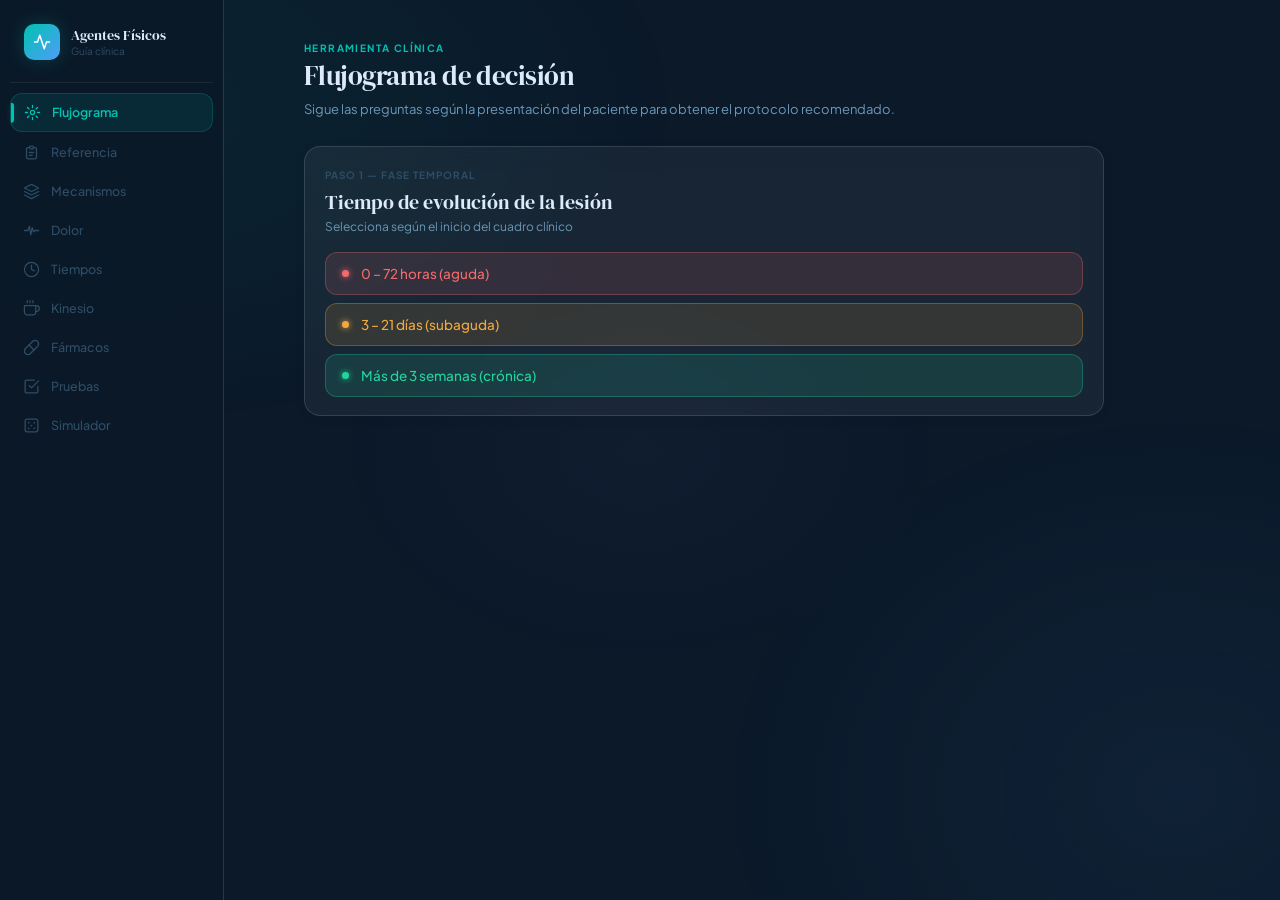
<file: index.html>
<!DOCTYPE html>
<html lang="es">
<head>
<meta charset="UTF-8">
<meta name="viewport" content="width=device-width, initial-scale=1.0, maximum-scale=1.0">
<meta name="apple-mobile-web-app-capable" content="yes">
<meta name="apple-mobile-web-app-status-bar-style" content="black-translucent">
<title>Agentes Físicos — Guía Clínica</title>
<style>
@import url('https://fonts.googleapis.com/css2?family=Plus+Jakarta+Sans:ital,wght@0,300;0,400;0,500;0,600;0,700;1,400&family=DM+Serif+Display:ital@0;1&display=swap');

/* ─── VARIABLES ──────────────────────────────────────────────── */
:root {
  --bg:       #0b1929;
  --bg2:      #0d1f36;
  --surface:  rgba(255,255,255,0.055);
  --surface2: rgba(255,255,255,0.085);
  --surface3: rgba(255,255,255,0.12);
  --glass:    rgba(13,31,54,0.65);
  --border:   rgba(255,255,255,0.07);
  --border2:  rgba(255,255,255,0.13);

  --text:  #ddeaf8;
  --text2: #6b98b8;
  --text3: #2e4d66;

  --accent:       #00c2b2;
  --accent2:      #4f9ef7;
  --accent-glow:  rgba(0,194,178,0.22);
  --accent2-glow: rgba(79,158,247,0.15);

  --red:    #f06b6b; --red-bg:    rgba(240,107,107,0.13); --red-border:    rgba(240,107,107,0.3);
  --amber:  #f0a840; --amber-bg:  rgba(240,168,64,0.13);  --amber-border:  rgba(240,168,64,0.3);
  --green:  #22d49e; --green-bg:  rgba(34,212,158,0.13);  --green-border:  rgba(34,212,158,0.3);
  --blue:   #4f9ef7; --blue-bg:   rgba(79,158,247,0.13);  --blue-border:   rgba(79,158,247,0.3);
  --purple: #a78bfa; --purple-bg: rgba(167,139,250,0.13); --purple-border: rgba(167,139,250,0.3);
  --teal:   #00c2b2; --teal-bg:   rgba(0,194,178,0.13);   --teal-border:   rgba(0,194,178,0.3);
  --coral:  #fb8c6a; --coral-bg:  rgba(251,140,106,0.13); --coral-border:  rgba(251,140,106,0.3);
  --pink:   #f472b6; --pink-bg:   rgba(244,114,182,0.13); --pink-border:   rgba(244,114,182,0.3);
  --gray:   #6b98b8; --gray-bg:   rgba(107,152,184,0.10); --gray-border:   rgba(107,152,184,0.22);
  --gold:   #c9920a; --gold-bg:   rgba(201,146,10,0.13);   --gold-border:   rgba(201,146,10,0.3);
  --indigo: #818cf8; --indigo-bg: rgba(129,140,248,0.13);  --indigo-border: rgba(129,140,248,0.3);
  --orange: #fb923c; --orange-bg: rgba(251,146,60,0.13);   --orange-border: rgba(251,146,60,0.3);
  --lime:   #84cc16; --lime-bg:   rgba(132,204,22,0.13);   --lime-border:   rgba(132,204,22,0.3);

  --sidebar-w: 224px;
  --radius-lg: 16px;
  --radius-md: 12px;
  --radius-sm: 8px;
}

/* ─── RESET ──────────────────────────────────────────────────── */
* { box-sizing: border-box; margin: 0; padding: 0; -webkit-tap-highlight-color: transparent; }

html, body {
  background: var(--bg);
  color: var(--text);
  font-family: 'Plus Jakarta Sans', sans-serif;
  font-size: 14.5px;
  min-height: 100vh;
  overscroll-behavior: none;
}

/* Fondo con orbs de color */
body::before {
  content: '';
  position: fixed; inset: 0;
  background:
    radial-gradient(ellipse 70% 55% at 8% 12%, rgba(0,194,178,0.065) 0%, transparent 65%),
    radial-gradient(ellipse 55% 65% at 92% 88%, rgba(79,158,247,0.065) 0%, transparent 65%),
    radial-gradient(ellipse 40% 40% at 50% 50%, rgba(167,139,250,0.03) 0%, transparent 60%);
  pointer-events: none;
  z-index: 0;
}

/* ─── HEADER (solo mobile) ───────────────────────────────────── */
.app-header {
  position: sticky; top: 0; z-index: 90;
  background: rgba(11,25,41,0.88);
  backdrop-filter: blur(18px);
  -webkit-backdrop-filter: blur(18px);
  border-bottom: 1px solid var(--border2);
  padding: 0 18px;
  display: flex; align-items: center; gap: 12px;
  height: 52px;
}
.header-icon {
  width: 30px; height: 30px;
  background: linear-gradient(135deg, var(--accent), var(--accent2));
  border-radius: var(--radius-sm);
  display: flex; align-items: center; justify-content: center;
  flex-shrink: 0;
  box-shadow: 0 0 14px var(--accent-glow);
}
.header-icon svg { width:16px; height:16px; stroke:#fff; fill:none; stroke-width:2.2; stroke-linecap:round; stroke-linejoin:round; }
.header-title { font-family: 'DM Serif Display', serif; font-size: 16px; color: var(--text); letter-spacing:-.01em; }
.header-sub { font-size: 10px; color: var(--text3); margin-top: 1px; }
.header-tabs { display: none; }

/* botón hamburguesa */
.menu-toggle {
  margin-left: auto;
  background: none; border: none; cursor: pointer;
  color: var(--text2); padding: 4px;
  display: flex; align-items: center; justify-content: center;
}
.menu-toggle svg { width: 22px; height: 22px; stroke: currentColor; fill: none; stroke-width: 2; stroke-linecap: round; }

/* overlay para cerrar sidebar en mobile */
.sidebar-overlay {
  display: none;
  position: fixed; inset: 0;
  background: rgba(0,0,0,0.5);
  z-index: 98;
  backdrop-filter: blur(2px);
  -webkit-backdrop-filter: blur(2px);
}

/* ─── LAYOUT PRINCIPAL ────────────────────────────────────────── */
.main {
  position: relative; z-index: 1;
  max-width: 720px; margin: 0 auto;
  padding: 28px 16px 32px;
}

/* ─── ANIMACIÓN DE PÁGINAS ────────────────────────────────────── */
.page { display: none; animation: fadeIn .22s ease; }
.page.active { display: block; }
@keyframes fadeIn { from { opacity:0; transform:translateY(7px); } to { opacity:1; transform:translateY(0); } }

/* ─── CABECERAS DE SECCIÓN ────────────────────────────────────── */
.section-eyebrow {
  font-size: 10px; font-weight: 700; letter-spacing: .14em;
  text-transform: uppercase; color: var(--accent); margin-bottom: 6px;
}
.section-title {
  font-family: 'DM Serif Display', serif;
  font-size: 27px; color: var(--text); margin-bottom: 8px;
  line-height: 1.15; letter-spacing: -.02em;
}
.section-sub {
  font-size: 13px; color: var(--text2); line-height: 1.65; margin-bottom: 26px;
}

/* ─── SIDEBAR BRAND ───────────────────────────────────────────── */
.sidebar-brand {
  display: flex; align-items: center; gap: 11px;
  padding: 0 14px 22px;
  margin-bottom: 8px;
  border-bottom: 1px solid var(--border);
}
.sidebar-logo {
  width: 36px; height: 36px;
  background: linear-gradient(135deg, var(--accent), var(--accent2));
  border-radius: 10px;
  display: flex; align-items: center; justify-content: center;
  flex-shrink: 0;
  box-shadow: 0 0 18px var(--accent-glow);
}
.sidebar-logo svg { width:18px; height:18px; stroke:#fff; fill:none; stroke-width:2; stroke-linecap:round; stroke-linejoin:round; }
.sidebar-app-name { font-family: 'DM Serif Display', serif; font-size: 14px; color: var(--text); line-height: 1.25; }
.sidebar-app-sub { font-size: 10px; color: var(--text3); margin-top: 1px; }

/* ─── SIDEBAR (todas las pantallas) ──────────────────────────── */
.bottom-nav {
  position: fixed;
  left: 0; top: 0; bottom: 0; right: auto;
  width: var(--sidebar-w);
  flex-direction: column;
  justify-content: flex-start;
  align-items: stretch;
  padding: 24px 10px 24px;
  border-top: none;
  border-right: 1px solid var(--border2);
  background: rgba(11,25,41,0.97);
  backdrop-filter: blur(20px);
  -webkit-backdrop-filter: blur(20px);
  overflow-y: auto; overflow-x: visible;
  gap: 2px;
  z-index: 99;
  display: flex;
  transition: transform .25s cubic-bezier(.4,0,.2,1);
}

/* mobile: sidebar oculto por defecto, se desliza */
@media (max-width: 768px) {
  .bottom-nav {
    transform: translateX(-100%);
    box-shadow: 4px 0 24px rgba(0,0,0,0.4);
  }
  .bottom-nav.open {
    transform: translateX(0);
  }
  .sidebar-overlay.open {
    display: block;
  }
  .main {
    margin-left: 0;
    padding: 20px 16px 32px;
  }
}

.bottom-nav::-webkit-scrollbar { display: none; }

.nav-item {
  display: flex;
  flex-direction: row; justify-content: flex-start;
  gap: 11px; padding: 10px 13px;
  border-radius: var(--radius-md);
  cursor: pointer;
  min-width: unset; flex: none; width: 100%;
  position: relative;
  transition: background .15s, color .15s;
}
.nav-item:hover { background: var(--surface2); }
.nav-item.active { background: rgba(0,194,178,0.1); border: 1px solid rgba(0,194,178,0.2); }
.nav-item.active .nav-icon { color: var(--accent); }
.nav-item.active .nav-label { color: var(--accent); font-weight: 600; }
.nav-item.active::after { display: none; }
.nav-item.active::before {
  content: '';
  position: absolute; left: 0; top: 50%; transform: translateY(-50%);
  width: 3px; height: 55%;
  background: var(--accent);
  border-radius: 0 3px 3px 0;
  box-shadow: 0 0 6px var(--accent-glow);
}
.nav-icon { color: var(--text3); line-height: 0; transition: color .15s; }
.nav-icon svg { width: 17px; height: 17px; stroke: currentColor; fill: none; stroke-width: 1.8; stroke-linecap: round; stroke-linejoin: round; }
.nav-label { font-size: 12.5px; font-weight: 500; color: var(--text3); transition: color .15s; letter-spacing: 0; }

/* ─── DESKTOP: sidebar siempre visible ───────────────────────── */
@media (min-width: 769px) {
  .app-header { display: none; }
  .sidebar-brand { display: flex; }

  .main {
    margin-left: var(--sidebar-w);
    max-width: 960px;
    width: calc(100% - var(--sidebar-w));
    padding: 38px 52px 60px;
  }
}
@media (min-width: 1200px) {
  .main { padding: 42px 80px 60px; }
}

/* ─── FLUJOGRAMA ──────────────────────────────────────────────── */
.question-card {
  background: var(--surface);
  backdrop-filter: blur(12px); -webkit-backdrop-filter: blur(12px);
  border: 1px solid var(--border2);
  border-radius: var(--radius-lg);
  padding: 22px 20px 18px;
  margin-bottom: 14px;
  box-shadow: 0 2px 12px rgba(0,0,0,0.06);
}
.q-step { font-size: 10px; font-weight: 700; letter-spacing: .1em; text-transform: uppercase; color: var(--text3); margin-bottom: 8px; }
.q-title { font-family: 'DM Serif Display', serif; font-size: 20px; color: var(--text); margin-bottom: 4px; line-height: 1.3; }
.q-hint { font-size: 12px; color: var(--text2); margin-bottom: 18px; }
.opt-grid { display: flex; flex-direction: column; gap: 8px; }
.opt-btn {
  display: flex; align-items: center; gap: 12px;
  padding: 12px 16px; border-radius: var(--radius-md);
  border: 1px solid; cursor: pointer; text-align: left;
  font-family: 'Plus Jakarta Sans', sans-serif; font-size: 13.5px; font-weight: 500;
  transition: transform .12s, opacity .12s, box-shadow .12s;
  width: 100%;
}
.opt-btn:hover { transform: translateX(3px); }
.opt-btn:active { transform: scale(.98); opacity: .85; }
.opt-dot { width: 7px; height: 7px; border-radius: 50%; flex-shrink: 0; }

.opt-red    { background: var(--red-bg);    border-color: var(--red-border);    color: var(--red); }
.opt-red .opt-dot    { background: var(--red); box-shadow: 0 0 6px var(--red); }
.opt-amber  { background: var(--amber-bg);  border-color: var(--amber-border);  color: var(--amber); }
.opt-amber .opt-dot  { background: var(--amber); box-shadow: 0 0 6px var(--amber); }
.opt-green  { background: var(--green-bg);  border-color: var(--green-border);  color: var(--green); }
.opt-green .opt-dot  { background: var(--green); box-shadow: 0 0 6px var(--green); }
.opt-blue   { background: var(--blue-bg);   border-color: var(--blue-border);   color: var(--blue); }
.opt-blue .opt-dot   { background: var(--blue); box-shadow: 0 0 6px var(--blue); }
.opt-purple { background: var(--purple-bg); border-color: var(--purple-border); color: var(--purple); }
.opt-purple .opt-dot { background: var(--purple); box-shadow: 0 0 6px var(--purple); }
.opt-gray   { background: var(--gray-bg);   border-color: var(--gray-border);   color: var(--text2); }
.opt-gray .opt-dot   { background: var(--gray); }

/* breadcrumb */
.breadcrumb { display: flex; flex-wrap: wrap; gap: 4px; align-items: center; margin-bottom: 14px; }
.bc-item { font-size: 11px; color: var(--text3); }
.bc-sep { font-size: 10px; color: var(--text3); margin: 0 2px; }
.bc-current { font-size: 11px; color: var(--text2); font-weight: 600; }

/* resultado — fase pill */
.phase-pill {
  display: inline-flex; align-items: center; gap: 7px;
  padding: 5px 13px; border-radius: 20px; font-size: 12px; font-weight: 600;
  margin-bottom: 18px; border: 1px solid; letter-spacing: .01em;
}
.phase-dot { width: 6px; height: 6px; border-radius: 50%; }
.pill-red    { background: var(--red-bg);    border-color: var(--red-border);    color: var(--red); }
.pill-red .phase-dot    { background: var(--red); box-shadow: 0 0 5px var(--red); }
.pill-amber  { background: var(--amber-bg);  border-color: var(--amber-border);  color: var(--amber); }
.pill-amber .phase-dot  { background: var(--amber); box-shadow: 0 0 5px var(--amber); }
.pill-green  { background: var(--green-bg);  border-color: var(--green-border);  color: var(--green); }
.pill-green .phase-dot  { background: var(--green); box-shadow: 0 0 5px var(--green); }
.pill-blue   { background: var(--blue-bg);   border-color: var(--blue-border);   color: var(--blue); }
.pill-blue .phase-dot   { background: var(--blue); box-shadow: 0 0 5px var(--blue); }

.result-label { font-size: 10px; font-weight: 700; letter-spacing: .1em; text-transform: uppercase; color: var(--text3); margin-bottom: 12px; }

.agents-grid { display: grid; grid-template-columns: 1fr 1fr; gap: 10px; margin-bottom: 16px; }
@media (max-width: 520px) { .agents-grid { grid-template-columns: 1fr; } }

.agent-card {
  border-radius: var(--radius-md); padding: 14px; border: 1px solid;
  cursor: pointer;
  transition: transform .12s, box-shadow .12s;
  backdrop-filter: blur(8px); -webkit-backdrop-filter: blur(8px);
}
.agent-card:hover { transform: translateY(-2px); }
.agent-card:active { transform: scale(.97); }
.ac-name { font-size: 12.5px; font-weight: 600; margin-bottom: 6px; line-height: 1.35; }
.ac-params { font-size: 10.5px; line-height: 1.65; opacity: .85; }
.ac-effect { display: inline-block; font-size: 10.5px; font-weight: 600; margin-top: 8px; padding: 3px 9px; border-radius: 6px; }

.c-red    { background: var(--red-bg);    border-color: var(--red-border);    color: var(--red); }
.c-red .ac-effect    { background: rgba(240,107,107,0.2); color: #ffaaaa; }
.c-amber  { background: var(--amber-bg);  border-color: var(--amber-border);  color: var(--amber); }
.c-amber .ac-effect  { background: rgba(240,168,64,0.2);  color: #ffe0a0; }
.c-blue   { background: var(--blue-bg);   border-color: var(--blue-border);   color: var(--blue); }
.c-blue .ac-effect   { background: rgba(79,158,247,0.2);  color: #a0d0ff; }
.c-green  { background: var(--green-bg);  border-color: var(--green-border);  color: var(--green); }
.c-green .ac-effect  { background: rgba(34,212,158,0.2);  color: #90f0b0; }
.c-purple { background: var(--purple-bg); border-color: var(--purple-border); color: var(--purple); }
.c-purple .ac-effect { background: rgba(167,139,250,0.2); color: #d0bbff; }
.c-teal   { background: var(--teal-bg);   border-color: var(--teal-border);   color: var(--teal); }
.c-teal .ac-effect   { background: rgba(0,194,178,0.2);   color: #80f0ec; }
.c-coral  { background: var(--coral-bg);  border-color: var(--coral-border);  color: var(--coral); }
.c-coral .ac-effect  { background: rgba(251,140,106,0.2); color: #ffb898; }
.c-pink   { background: var(--pink-bg);   border-color: var(--pink-border);   color: var(--pink); }
.c-pink .ac-effect   { background: rgba(244,114,182,0.2); color: #ffa0c4; }
.c-gray   { background: var(--gray-bg);   border-color: var(--gray-border);   color: var(--text2); }
.c-gray .ac-effect   { background: rgba(107,152,184,0.15); color: var(--text); }
.c-gold   { background: var(--gold-bg);   border-color: var(--gold-border);   color: var(--gold); }
.c-gold .ac-effect   { background: rgba(201,146,10,0.2);   color: #ffe0a0; }
.c-indigo { background: var(--indigo-bg); border-color: var(--indigo-border); color: var(--indigo); }
.c-indigo .ac-effect { background: rgba(129,140,248,0.2);  color: #c4c9ff; }
.c-orange { background: var(--orange-bg); border-color: var(--orange-border); color: var(--orange); }
.c-orange .ac-effect { background: rgba(251,146,60,0.2);   color: #ffd0a0; }
.c-lime   { background: var(--lime-bg);   border-color: var(--lime-border);   color: var(--lime); }
.c-lime .ac-effect   { background: rgba(132,204,22,0.2);   color: #d0f090; }

.note-box {
  background: var(--surface2);
  backdrop-filter: blur(8px); -webkit-backdrop-filter: blur(8px);
  border-radius: var(--radius-md);
  border-left: 3px solid var(--accent2);
  padding: 12px 14px; font-size: 12px; color: var(--text2); line-height: 1.65;
  margin-bottom: 16px;
}
.note-box strong { color: var(--text); font-weight: 600; }

.restart-btn {
  display: flex; align-items: center; justify-content: center; gap: 8px;
  width: 100%; padding: 12px; border-radius: var(--radius-md);
  background: var(--surface); border: 1px solid var(--border2);
  color: var(--text2); font-family: 'Plus Jakarta Sans', sans-serif;
  font-size: 13.5px; font-weight: 500; cursor: pointer; transition: background .15s, border-color .15s;
  backdrop-filter: blur(8px); -webkit-backdrop-filter: blur(8px);
}
.restart-btn:hover { background: var(--surface2); border-color: var(--accent); color: var(--text); }

/* ─── ACCESO AL LABORATORIO ─── */
.lab-access {
  display: flex; align-items: center; gap: 16px; flex-wrap: wrap;
  margin: 0 0 18px; padding: 14px 16px;
  background: var(--teal-bg); border: 1px solid var(--teal-border); border-radius: 14px;
}
.lab-access-text { flex: 1 1 240px; min-width: 0; }
.lab-access-title { font-weight: 700; color: var(--text); font-size: 15px; margin-bottom: 3px; }
.lab-access-sub { color: var(--text2); font-size: 13px; line-height: 1.45; }
.lab-access-btn {
  display: inline-block; padding: 10px 18px; border-radius: 10px; text-decoration: none; font-weight: 600; font-size: 14px;
  color: #04201d; background: linear-gradient(135deg, var(--accent), var(--accent2));
  box-shadow: 0 0 14px var(--accent-glow); white-space: nowrap;
}
.lab-access-btn:hover { filter: brightness(1.08); }
.lab-access-btn:focus-visible { outline: 2px solid var(--text); outline-offset: 2px; }

/* ─── REFERENCIA ──────────────────────────────────────────────── */
.ref-tabs { display: flex; gap: 6px; flex-wrap: wrap; margin-bottom: 20px; }
.ref-tab {
  padding: 6px 14px; border-radius: 20px; font-size: 11.5px; font-weight: 500;
  cursor: pointer; border: 1px solid var(--border2); color: var(--text2);
  background: transparent; transition: all .15s; white-space: nowrap;
}
.ref-tab:hover { border-color: var(--accent); color: var(--text); }
.ref-tab.active {
  background: rgba(0,194,178,0.12); border-color: var(--teal-border);
  color: var(--accent); font-weight: 600;
  box-shadow: 0 0 10px rgba(0,194,178,0.12);
}

.ref-panel { display: none; }
.ref-panel.active { display: block; animation: fadeIn .2s ease; }

.ref-agent-header {
  display: flex; align-items: flex-start; gap: 14px;
  background: var(--surface); border: 1px solid var(--border2);
  backdrop-filter: blur(12px); -webkit-backdrop-filter: blur(12px);
  border-radius: var(--radius-lg); padding: 16px 18px; margin-bottom: 16px;
}
.agent-icon { width: 44px; height: 44px; border-radius: 11px; display: flex; align-items: center; justify-content: center; flex-shrink: 0; font-size: 22px; }
.ref-agent-name { font-family: 'DM Serif Display', serif; font-size: 18px; color: var(--text); margin-bottom: 3px; }
.ref-agent-sub { font-size: 11.5px; color: var(--text2); }
.ref-agent-tags { display: flex; flex-wrap: wrap; gap: 5px; margin-top: 9px; }
.tag { font-size: 10.5px; font-weight: 500; padding: 3px 10px; border-radius: 10px; border: 1px solid; }

.param-table { width: 100%; border-collapse: collapse; margin-bottom: 14px; }
.param-table thead tr { border-bottom: 1px solid var(--border2); }
.param-table th { font-size: 10px; font-weight: 700; text-transform: uppercase; letter-spacing: .07em; color: var(--text3); padding: 8px 10px; text-align: left; }
.param-table td { padding: 10px; border-bottom: 1px solid var(--border); font-size: 11.5px; color: var(--text2); vertical-align: top; line-height: 1.55; }
.param-table tr:last-child td { border-bottom: none; }
.param-table tr:hover td { background: var(--surface2); }
.param-table .mode-badge { font-size: 10.5px; font-weight: 600; padding: 3px 9px; border-radius: 6px; white-space: nowrap; display: inline-block; }
.param-val { font-weight: 600; color: var(--text); }
.param-effect { font-weight: 600; color: var(--accent); }

.contra-box {
  background: rgba(240,107,107,0.08); border: 1px solid var(--red-border);
  border-radius: var(--radius-md); padding: 12px 14px; font-size: 12px;
  color: var(--red); line-height: 1.6; margin-top: 4px;
}
.contra-title { font-weight: 700; margin-bottom: 5px; font-size: 10px; text-transform: uppercase; letter-spacing: .08em; }

/* ─── MECANISMOS ──────────────────────────────────────────────── */
.mech-card {
  background: var(--surface);
  backdrop-filter: blur(12px); -webkit-backdrop-filter: blur(12px);
  border: 1px solid var(--border2);
  border-radius: var(--radius-lg); padding: 18px; margin-bottom: 12px;
  transition: border-color .2s;
  box-shadow: 0 2px 10px rgba(0,0,0,0.05);
}
.mech-card:hover { border-color: rgba(0,153,168,0.25); }
.mech-header { display: flex; align-items: center; gap: 12px; margin-bottom: 12px; }
.mech-num {
  width: 30px; height: 30px; border-radius: 50%;
  display: flex; align-items: center; justify-content: center;
  font-size: 13px; font-weight: 700; flex-shrink: 0;
}
.mech-name { font-family: 'DM Serif Display', serif; font-size: 16px; color: var(--text); }
.mech-body { font-size: 12.5px; color: var(--text2); line-height: 1.75; }
.mech-highlight {
  display: inline; background: rgba(79,158,247,0.14); color: var(--blue);
  padding: 1px 6px; border-radius: 4px; font-weight: 600;
}

/* ─── TIEMPOS ─────────────────────────────────────────────────── */
.tissue-tabs { display: flex; gap: 6px; flex-wrap: wrap; margin-bottom: 20px; }
.tissue-tab {
  padding: 6px 14px; border-radius: 20px; font-size: 11.5px; font-weight: 500;
  cursor: pointer; border: 1px solid var(--border2); color: var(--text2);
  background: transparent; transition: all .15s; white-space: nowrap;
}
.tissue-tab:hover { border-color: var(--border2); color: var(--text); }
.tissue-tab.active {
  background: var(--surface2); border-color: var(--border2);
  color: var(--text); font-weight: 600;
}
.tissue-panel { display: none; }
.tissue-panel.active { display: block; animation: fadeIn .2s ease; }

.tissue-header {
  display: flex; align-items: flex-start; gap: 14px;
  background: var(--surface); border: 1px solid var(--border2);
  backdrop-filter: blur(12px); -webkit-backdrop-filter: blur(12px);
  border-radius: var(--radius-lg); padding: 16px 18px; margin-bottom: 16px;
}
.tissue-icon { width: 46px; height: 46px; border-radius: 12px; display: flex; align-items: center; justify-content: center; font-size: 23px; flex-shrink: 0; }
.tissue-name { font-family: 'DM Serif Display', serif; font-size: 18px; color: var(--text); margin-bottom: 4px; }
.tissue-desc { font-size: 12px; color: var(--text2); line-height: 1.65; }
.tissue-timing { display: flex; flex-wrap: wrap; gap: 6px; margin-top: 10px; }
.timing-pill { font-size: 10.5px; font-weight: 600; padding: 3px 11px; border-radius: 10px; border: 1px solid; }

.timeline-bar {
  display: flex; border-radius: 10px; overflow: hidden;
  height: 7px; margin-bottom: 18px; gap: 2px;
}
.tbar-seg { height: 100%; border-radius: 4px; flex-shrink: 0; }

.phase-block {
  background: var(--surface); border: 1px solid var(--border2);
  backdrop-filter: blur(10px); -webkit-backdrop-filter: blur(10px);
  border-radius: var(--radius-lg); padding: 16px 18px; margin-bottom: 10px;
  border-left: 3px solid; transition: border-color .2s;
}
.phase-block-header { display: flex; align-items: flex-start; justify-content: space-between; gap: 10px; margin-bottom: 10px; }
.phase-block-title { font-family: 'DM Serif Display', serif; font-size: 15px; color: var(--text); }
.phase-block-time { font-size: 10.5px; font-weight: 700; padding: 3px 10px; border-radius: 10px; border: 1px solid; white-space: nowrap; flex-shrink: 0; }
.phase-block-body { font-size: 12px; color: var(--text2); line-height: 1.75; }
.phase-block-body ul { padding-left: 16px; margin-top: 6px; }
.phase-block-body li { margin-bottom: 4px; }
.phase-block-agents { margin-top: 10px; padding-top: 10px; border-top: 1px solid var(--border); }
.phase-agents-label { font-size: 9.5px; font-weight: 700; text-transform: uppercase; letter-spacing: .08em; color: var(--text3); margin-bottom: 7px; }
.phase-agent-tags { display: flex; flex-wrap: wrap; gap: 5px; }
.pat { font-size: 10.5px; padding: 3px 10px; border-radius: 8px; border: 1px solid; font-weight: 500; }

.tissue-note {
  background: var(--surface2);
  backdrop-filter: blur(8px); -webkit-backdrop-filter: blur(8px);
  border-radius: 0 var(--radius-md) var(--radius-md) 0;
  padding: 12px 14px; font-size: 12px; color: var(--text2); line-height: 1.65;
  margin-top: 6px; border-left: 3px solid var(--accent2);
}
.tissue-note strong { color: var(--text); }

/* ─── KINESIOTERAPIA ──────────────────────────────────────────── */
.kp-cat-tabs { display: flex; gap: 6px; flex-wrap: wrap; margin-bottom: 20px; }
.kp-cat-tab {
  padding: 6px 14px; border-radius: 20px; font-size: 11.5px; font-weight: 500;
  cursor: pointer; border: 1px solid var(--border2); color: var(--text2);
  background: transparent; transition: all .15s; white-space: nowrap;
}
.kp-cat-tab:hover { border-color: var(--green-border); color: var(--green); }
.kp-cat-tab.active {
  background: var(--green-bg); border-color: var(--green-border);
  color: var(--green); font-weight: 600;
  box-shadow: 0 0 10px rgba(34,212,158,0.12);
}
.kp-cat-panel { display: none; }
.kp-cat-panel.active { display: block; animation: fadeIn .2s ease; }

.kt-card {
  background: var(--surface); border: 1px solid var(--border2);
  backdrop-filter: blur(12px); -webkit-backdrop-filter: blur(12px);
  border-radius: var(--radius-lg); margin-bottom: 12px; overflow: hidden;
  transition: border-color .2s;
  box-shadow: 0 2px 10px rgba(0,0,0,0.05);
}
.kt-card:hover { border-color: rgba(0,0,0,0.15); }
.kt-card-header { display: flex; align-items: center; gap: 12px; padding: 15px 18px; cursor: pointer; user-select: none; }
.kt-card-header:hover { background: var(--surface2); }
.kt-badge { width: 38px; height: 38px; border-radius: 10px; display: flex; align-items: center; justify-content: center; font-size: 18px; flex-shrink: 0; }
.kt-card-title { font-family: 'DM Serif Display', serif; font-size: 16px; color: var(--text); margin-bottom: 2px; }
.kt-card-sub { font-size: 11.5px; color: var(--text2); }
.kt-chevron { margin-left: auto; font-size: 11px; color: var(--text3); transition: transform .2s; flex-shrink: 0; }
.kt-card-body { display: none; border-top: 1px solid var(--border); padding: 16px 18px 18px; }
.kt-card-body.open { display: block; animation: fadeIn .15s ease; }

.kt-desc { font-size: 12.5px; color: var(--text2); line-height: 1.75; margin-bottom: 14px; }
.kt-phases { display: flex; flex-direction: column; gap: 10px; margin-bottom: 14px; }
.kt-phase { border-radius: var(--radius-md); padding: 12px 14px; border: 1px solid; }
.kt-phase-row { display: flex; align-items: flex-start; justify-content: space-between; gap: 8px; margin-bottom: 6px; }
.kt-phase-name { font-size: 12px; font-weight: 600; color: inherit; }
.kt-phase-pill { font-size: 10px; font-weight: 600; padding: 2px 8px; border-radius: 8px; white-space: nowrap; flex-shrink: 0; }
.kt-phase-detail { font-size: 11px; line-height: 1.65; opacity: .85; }
.kt-phase-params { display: flex; flex-wrap: wrap; gap: 4px; margin-top: 7px; }
.kt-param { font-size: 10px; font-weight: 600; padding: 2px 8px; border-radius: 6px; background: rgba(255,255,255,0.07); color: var(--text2); border: 1px solid var(--border2); }

.kt-ref { display: flex; align-items: flex-start; gap: 7px; margin-top: 10px; background: rgba(79,158,247,0.07); border: 1px solid rgba(79,158,247,0.2); border-radius: var(--radius-sm); padding: 8px 10px; }
.kt-ref-icon { font-size: 12px; color: var(--accent2); flex-shrink: 0; margin-top: 1px; }
.kt-ref-text { font-size: 10px; color: var(--text2); line-height: 1.55; }
.kt-ref-text strong { color: var(--accent2); font-weight: 600; }

.kp-phase-red    { background: var(--red-bg);    border-color: var(--red-border);    color: var(--red); }
.kp-phase-amber  { background: var(--amber-bg);  border-color: var(--amber-border);  color: var(--amber); }
.kp-phase-green  { background: var(--green-bg);  border-color: var(--green-border);  color: var(--green); }
.kp-pill-red     { background: rgba(240,107,107,0.2); color: #ffaaaa; }
.kp-pill-amber   { background: rgba(240,168,64,0.2);  color: #ffe0a0; }
.kp-pill-green   { background: rgba(34,212,158,0.2);  color: #90f0b0; }

/* Kinesioterapia en resultado */
.kinesio-section { margin-top: 16px; }
.kinesio-header { display: flex; align-items: center; gap: 8px; margin-bottom: 10px; }
.kinesio-icon {
  width: 26px; height: 26px; border-radius: var(--radius-sm);
  background: var(--green-bg); border: 1px solid var(--green-border);
  display: flex; align-items: center; justify-content: center; flex-shrink: 0;
}
.kinesio-icon svg { width:13px; height:13px; stroke:var(--green); fill:none; stroke-width:2; stroke-linecap:round; stroke-linejoin:round; }
.kinesio-label { font-size: 10px; font-weight: 700; text-transform: uppercase; letter-spacing: .1em; color: var(--green); }

.kinesio-tabs { display: flex; gap: 5px; flex-wrap: wrap; margin-bottom: 10px; }
.ktab {
  padding: 5px 11px; border-radius: 16px; font-size: 11px; font-weight: 500;
  cursor: pointer; border: 1px solid var(--border2); color: var(--text3);
  background: transparent; transition: all .12s; white-space: nowrap;
}
.ktab.active { background: var(--green-bg); border-color: var(--green-border); color: var(--green); }
.kinesio-panel { display: none; }
.kinesio-panel.open { display: block; animation: fadeIn .15s ease; }

.kprog-row { display: flex; gap: 8px; margin-bottom: 8px; align-items: flex-start; }
.kprog-week {
  flex-shrink: 0; font-size: 9.5px; font-weight: 700; padding: 3px 7px;
  border-radius: var(--radius-sm); background: var(--surface3); color: var(--text3);
  border: 1px solid var(--border); white-space: nowrap; margin-top: 1px;
}
.kprog-body { flex: 1; }
.kprog-title { font-size: 12px; font-weight: 600; color: var(--text); margin-bottom: 2px; }
.kprog-detail { font-size: 11px; color: var(--text2); line-height: 1.65; }
.kprog-params { display: flex; flex-wrap: wrap; gap: 4px; margin-top: 5px; }
.kp-tag { font-size: 10px; font-weight: 600; padding: 2px 7px; border-radius: 6px; background: var(--surface3); color: var(--text2); border: 1px solid var(--border2); }
.kprog-divider { height: 1px; background: var(--border); margin: 6px 0; }

.k-contra { background: rgba(240,107,107,0.07); border: 1px solid var(--red-border); border-radius: var(--radius-sm); padding: 8px 12px; font-size: 11px; color: var(--red); line-height: 1.55; margin-top: 8px; }
.k-contra strong { color: #ffaaaa; }

.kref-box { display: flex; align-items: flex-start; gap: 7px; margin-top: 7px; background: rgba(79,158,247,0.07); border: 1px solid rgba(79,158,247,0.2); border-radius: var(--radius-sm); padding: 7px 10px; }
.kref-icon { font-size: 12px; flex-shrink: 0; margin-top: 1px; color: var(--accent2); }
.kref-text { font-size: 10px; color: var(--text2); line-height: 1.55; }
.kref-text strong { color: var(--accent2); font-weight: 600; }

/* ─── FARMACOLOGÍA ────────────────────────────────────────────── */
.pharma-cat-tabs { display: flex; gap: 6px; flex-wrap: wrap; margin-bottom: 20px; }
.pharma-cat-tab {
  padding: 6px 14px; border-radius: 20px; font-size: 11.5px; font-weight: 500;
  cursor: pointer; border: 1px solid var(--border2); color: var(--text2);
  background: transparent; transition: all .15s; white-space: nowrap;
}
.pharma-cat-tab:hover { color: var(--text); border-color: var(--border2); }
.pharma-cat-tab.active {
  background: var(--surface2); border-color: var(--border2);
  color: var(--text); font-weight: 600;
}
.pharma-cat-panel { display: none; }
.pharma-cat-panel.active { display: block; animation: fadeIn .2s ease; }

.drug-card {
  background: var(--surface); border: 1px solid var(--border2);
  backdrop-filter: blur(12px); -webkit-backdrop-filter: blur(12px);
  border-radius: var(--radius-lg); margin-bottom: 10px; overflow: hidden;
  transition: border-color .2s;
  box-shadow: 0 2px 10px rgba(0,0,0,0.05);
}
.drug-card:hover { border-color: rgba(0,0,0,0.15); }
.drug-card-header { display: flex; align-items: flex-start; gap: 12px; padding: 14px 16px; cursor: pointer; user-select: none; }
.drug-card-header:hover { background: var(--surface2); }
.drug-badge { width: 38px; height: 38px; border-radius: 10px; display: flex; align-items: center; justify-content: center; font-size: 18px; flex-shrink: 0; margin-top: 2px; }
.drug-name { font-family: 'DM Serif Display', serif; font-size: 15px; color: var(--text); margin-bottom: 2px; }
.drug-generic { font-size: 10.5px; color: var(--text3); line-height: 1.4; margin-bottom: 5px; }
.drug-phase-pills { display: flex; gap: 4px; flex-wrap: wrap; }
.drug-phase-pill { font-size: 10px; font-weight: 600; padding: 2px 8px; border-radius: 8px; border: 1px solid; }
.drug-chevron { margin-left: auto; font-size: 11px; color: var(--text3); transition: transform .2s; flex-shrink: 0; margin-top: 4px; }
.drug-card-body { display: none; border-top: 1px solid var(--border); padding: 14px 16px 16px; }
.drug-card-body.open { display: block; animation: fadeIn .15s ease; }
.drug-duration { display: inline-block; font-size: 11px; font-weight: 600; padding: 4px 11px; border-radius: 8px; margin-bottom: 12px; line-height: 1.4; }
.drug-mech {
  font-size: 12px; color: var(--text2); line-height: 1.75; margin-bottom: 12px;
  padding: 10px 13px; background: var(--surface2); border-radius: var(--radius-sm);
  border-left: 3px solid var(--border2);
}
.drug-mech strong { color: var(--text); }
.drug-dose-table { width: 100%; border-collapse: collapse; margin-bottom: 12px; }
.drug-dose-table thead tr { border-bottom: 1px solid var(--border2); }
.drug-dose-table th { font-size: 9.5px; font-weight: 700; text-transform: uppercase; letter-spacing: .07em; color: var(--text3); padding: 6px 8px; text-align: left; }
.drug-dose-table td { padding: 8px; border-bottom: 1px solid var(--border); font-size: 11px; color: var(--text2); vertical-align: top; line-height: 1.55; }
.drug-dose-table tr:last-child td { border-bottom: none; }
.drug-dose-table .dose-val { font-weight: 600; color: var(--text); }
.drug-interaction { background: rgba(79,158,247,0.07); border: 1px solid rgba(79,158,247,0.22); border-radius: var(--radius-sm); padding: 10px 12px; margin-bottom: 10px; }
.drug-interaction-title { font-size: 9.5px; font-weight: 700; text-transform: uppercase; letter-spacing: .08em; color: var(--accent2); margin-bottom: 5px; }
.drug-interaction-body { font-size: 11px; color: var(--text2); line-height: 1.65; }
.drug-interaction-body strong { color: var(--text); }
.drug-contra { background: rgba(240,107,107,0.07); border: 1px solid var(--red-border); border-radius: var(--radius-sm); padding: 10px 12px; margin-bottom: 10px; }
.drug-contra-title { font-size: 9.5px; font-weight: 700; text-transform: uppercase; letter-spacing: .08em; color: var(--red); margin-bottom: 4px; }
.drug-contra-body { font-size: 11px; color: var(--red); line-height: 1.65; opacity: .9; }
.drug-note {
  background: var(--surface2);
  border-left: 3px solid var(--accent);
  border-radius: 0 var(--radius-sm) var(--radius-sm) 0;
  padding: 10px 12px; font-size: 11px; color: var(--text2); line-height: 1.65;
}
.drug-note strong { color: var(--text); }

/* ─── PRUEBAS FUNCIONALES ─────────────────────────────────────── */
.prueba-seg-btn {
  display: flex; align-items: center; gap: 7px;
  padding: 7px 14px; border-radius: 20px; font-size: 11.5px; font-weight: 500;
  cursor: pointer; border: 1px solid var(--border2); color: var(--text2);
  background: transparent; transition: all .15s; white-space: nowrap;
  font-family: 'Plus Jakarta Sans', sans-serif;
}
.prueba-seg-btn:hover { border-color: var(--accent); color: var(--text); }
.prueba-seg-btn.active {
  background: rgba(0,194,178,0.12); border-color: var(--teal-border);
  color: var(--accent); font-weight: 600;
  box-shadow: 0 0 10px rgba(0,194,178,0.12);
}

/* ─── MODAL ───────────────────────────────────────────────────── */
.modal-overlay {
  position: fixed; inset: 0;
  background: rgba(0,0,0,0.65);
  backdrop-filter: blur(4px); -webkit-backdrop-filter: blur(4px);
  display: flex; align-items: flex-end; justify-content: center;
  z-index: 200; opacity: 0; pointer-events: none; transition: opacity .2s;
}
.modal-overlay.open { opacity: 1; pointer-events: all; }
.modal {
  background: var(--bg2);
  border: 1px solid var(--border2);
  border-radius: 22px 22px 0 0;
  width: 100%; max-width: 720px; max-height: 82vh; overflow-y: auto;
  padding: 20px 20px max(20px, env(safe-area-inset-bottom));
  transform: translateY(100%); transition: transform .28s cubic-bezier(.4,0,.2,1);
}
.modal-overlay.open .modal { transform: translateY(0); }
.modal-handle { width: 36px; height: 4px; background: var(--border2); border-radius: 2px; margin: 0 auto 18px; }
.modal-title { font-family: 'DM Serif Display', serif; font-size: 19px; margin-bottom: 4px; color: var(--text); }
.modal-sub { font-size: 12px; color: var(--text2); margin-bottom: 14px; }
.modal-params {
  font-size: 12px; color: var(--text2); background: var(--surface2);
  border-radius: var(--radius-md); padding: 12px 14px; line-height: 1.7; margin-bottom: 12px;
}
.modal-effect { font-size: 13px; font-weight: 500; margin-bottom: 12px; color: var(--text); }
.modal-close {
  width: 100%; padding: 12px; border-radius: var(--radius-md);
  background: var(--surface2); border: 1px solid var(--border2);
  color: var(--text2); font-family: 'Plus Jakarta Sans', sans-serif;
  font-size: 13.5px; cursor: pointer; transition: background .15s, border-color .15s;
  margin-top: 4px;
}
.modal-close:hover { background: var(--surface3); border-color: var(--accent); color: var(--text); }

/* ─── VÍAS DEL DOLOR ─────────────────────────────────────────── */
.dolor-pathway {
  display: flex; align-items: flex-start; overflow-x: auto;
  -webkit-overflow-scrolling: touch; scrollbar-width: none;
  padding-bottom: 10px; margin-bottom: 24px; gap: 0;
}
.dolor-pathway::-webkit-scrollbar { display: none; }
.dolor-pathway-node {
  display: flex; flex-direction: column; align-items: center;
  gap: 6px; min-width: 64px; flex: 1;
}
.dolor-pathway-dot {
  width: 10px; height: 10px; border-radius: 50%; flex-shrink: 0; margin-top: 1px;
}
.dolor-pathway-label {
  font-size: 9px; text-align: center; color: var(--text3);
  line-height: 1.35; padding: 0 2px; white-space: pre-line;
}
.dolor-pathway-line {
  height: 2px; flex: 1; background: var(--border2);
  min-width: 12px; margin-top: 6px; flex-shrink: 0;
}
.nivel-card {
  background: var(--surface); backdrop-filter: blur(12px);
  -webkit-backdrop-filter: blur(12px); border: 1px solid var(--border2);
  border-radius: var(--radius-lg); margin-bottom: 12px;
  overflow: hidden; transition: border-color .2s;
  box-shadow: 0 2px 10px rgba(0,0,0,0.05);
}
.nivel-card-header {
  display: flex; align-items: center; gap: 12px;
  padding: 16px 18px; cursor: pointer; user-select: none;
}
.nivel-card-header:hover { background: var(--surface2); }
.nivel-num {
  width: 32px; height: 32px; border-radius: 50%;
  display: flex; align-items: center; justify-content: center;
  font-size: 13px; font-weight: 700; flex-shrink: 0;
}
.nivel-title {
  font-family: 'DM Serif Display', serif; font-size: 17px;
  color: var(--text); flex: 1;
}
.nivel-chevron { font-size: 11px; color: var(--text3); transition: transform .2s; flex-shrink: 0; }
.nivel-card-body { display: none; border-top: 1px solid var(--border); padding: 18px 18px 20px; }
.nivel-card-body.open { display: block; animation: fadeIn .15s ease; }
.mec-box {
  background: var(--surface2); border: 1px solid var(--border2);
  border-radius: var(--radius-md); padding: 14px 16px; margin-bottom: 12px;
}
.mec-box-title {
  font-family: 'DM Serif Display', serif; font-size: 15px;
  color: var(--text); margin-bottom: 8px;
}
.mec-box-body { font-size: 12px; color: var(--text2); line-height: 1.75; }
.centro-card {
  background: var(--surface2); border: 1px solid var(--border2);
  border-radius: var(--radius-md); padding: 14px 16px; margin-bottom: 10px;
}
.centro-header { display: flex; align-items: center; gap: 10px; margin-bottom: 8px; }
.centro-num {
  width: 26px; height: 26px; border-radius: 50%;
  display: flex; align-items: center; justify-content: center;
  font-size: 11px; font-weight: 700; flex-shrink: 0;
}
.centro-name { font-family: 'DM Serif Display', serif; font-size: 14px; color: var(--text); }
.centro-body { font-size: 12px; color: var(--text2); line-height: 1.75; }

/* ─── TABLE SCROLL WRAPPER ────────────────────────────────────── */
.table-wrap {
  overflow-x: auto;
  -webkit-overflow-scrolling: touch;
  margin-bottom: 14px;
  border-radius: var(--radius-md);
}
.table-wrap .param-table,
.table-wrap .drug-dose-table { margin-bottom: 0; }

/* ─── TABS HORIZONTALES EN MÓVIL ──────────────────────────────── */
@media (max-width: 600px) {
  .ref-tabs, .tissue-tabs, .kp-cat-tabs, .pharma-cat-tabs, .kinesio-tabs {
    flex-wrap: nowrap;
    overflow-x: auto;
    -webkit-overflow-scrolling: touch;
    scrollbar-width: none;
    padding-bottom: 4px;
  }
  .ref-tabs::-webkit-scrollbar, .tissue-tabs::-webkit-scrollbar,
  .kp-cat-tabs::-webkit-scrollbar, .pharma-cat-tabs::-webkit-scrollbar,
  .kinesio-tabs::-webkit-scrollbar { display: none; }

  .section-title { font-size: 22px; }
  .section-sub { font-size: 12px; }

  /* Evita zoom automático en iOS al enfocar inputs */
  input, select, textarea { font-size: 16px !important; }
}

/* ─── MODAL CENTRADO EN DESKTOP ───────────────────────────────── */
@media (min-width: 769px) {
  .modal-overlay { align-items: center; }
  .modal {
    border-radius: var(--radius-lg);
    transform: translateY(20px) scale(0.97);
  }
  .modal-overlay.open .modal { transform: translateY(0) scale(1); }
}

/* ─── SIMULADOR ─── */
.patient-badges { display: flex; flex-wrap: wrap; gap: 6px; margin: 10px 0 12px; }
.sim-slider-row { margin-bottom: 18px; }
.sim-slider-label { display: flex; justify-content: space-between; align-items: baseline; font-size: 12.5px; color: var(--text2); margin-bottom: 6px; }
.sim-slider-value { font-weight: 700; color: var(--accent2); }
input.sim-slider { width: 100%; accent-color: var(--accent2); }
.sim-param-row { display: flex; justify-content: space-between; align-items: center; gap: 10px; padding: 9px 0; border-bottom: 1px solid var(--border); font-size: 12.5px; color: var(--text); flex-wrap: wrap; }
.sim-param-row:last-of-type { border-bottom: none; }
.sim-param-range { font-size: 11px; color: var(--text3); white-space: nowrap; }
.agent-card.correct { outline: 2px solid var(--green); }
.agent-card.incorrect { outline: 2px solid var(--red); }
.agent-card.disabled { pointer-events: none; opacity: .85; }
</style>
</head>
<body>

<header class="app-header">
  <div class="header-icon">
    <svg viewBox="0 0 24 24"><path d="M22 12h-4l-3 9L9 3l-3 9H2"/></svg>
  </div>
  <div>
    <div class="header-title">Agentes Físicos</div>
    <div class="header-sub">Guía clínica de fisioterapia</div>
  </div>
  <button class="menu-toggle" onclick="toggleSidebar()" aria-label="Menú">
    <svg viewBox="0 0 24 24"><line x1="3" y1="6" x2="21" y2="6"/><line x1="3" y1="12" x2="21" y2="12"/><line x1="3" y1="18" x2="21" y2="18"/></svg>
  </button>
</header>

<div class="sidebar-overlay" id="sidebar-overlay" onclick="toggleSidebar()"></div>

<!-- PAGES -->
<div class="main">

  <!-- PAGE: FLUJOGRAMA -->
  <div class="page active" id="page-flow">
    <div class="section-eyebrow">Herramienta clínica</div>
    <div class="section-title">Flujograma de decisión</div>
    <div class="section-sub">Sigue las preguntas según la presentación del paciente para obtener el protocolo recomendado.</div>
    <div id="flow-content"></div>
  </div>

  <!-- PAGE: REFERENCIA -->
  <div class="page" id="page-ref">
    <div class="section-eyebrow">Parámetros de tratamiento</div>
    <div class="section-title">Referencia rápida</div>
    <div class="section-sub">Consulta los parámetros, modos y efectos de cada agente físico.</div>
    <div class="ref-tabs" id="ref-tabs"></div>
    <div id="ref-content"></div>
  </div>

  <!-- PAGE: MECANISMOS -->
  <div class="page" id="page-mech">
    <div class="section-eyebrow">Base científica</div>
    <div class="section-title">Mecanismos de acción</div>
    <div class="section-sub">Cómo cada agente físico logra su efecto terapéutico a nivel celular y tisular.</div>
    <div id="mech-content"></div>
  </div>

  <!-- PAGE: TIEMPOS -->
  <div class="page" id="page-time">
    <div class="section-eyebrow">Fisiología de la recuperación</div>
    <div class="section-title">Tiempos de recuperación</div>
    <div class="section-sub">Plazos fisiológicos de cicatrización por tejido, procesos biológicos en cada fase y agentes físicos recomendados.</div>
    <div class="tissue-tabs" id="tissue-tabs"></div>
    <div id="tissue-content"></div>
  </div>

  <!-- PAGE: KINESIOTERAPIA -->
  <div class="page" id="page-kine">
    <div class="section-eyebrow">Guía de técnicas</div>
    <div class="section-title">Kinesioterapia</div>
    <div class="section-sub">Técnicas kinésicas organizadas por categoría, con descripción, indicación por fase clínica y parámetros de dosificación.</div>
    <div class="kp-cat-tabs" id="kp-cat-tabs"></div>
    <div id="kp-content"></div>
  </div>

  <!-- PAGE: FARMACOLOGÍA -->
  <div class="page" id="page-pharma">
    <div class="section-eyebrow">Referencia clínica</div>
    <div class="section-title">Farmacología complementaria</div>
    <div class="section-sub">Fármacos utilizados como complemento en fisioterapia. Mecanismo de acción, dosificación, interacción con agentes físicos y consideraciones clínicas por categoría.</div>
    <div class="pharma-cat-tabs" id="pharma-cat-tabs"></div>
    <div id="pharma-content"></div>
  </div>

  <!-- PAGE: VÍAS DEL DOLOR -->
  <div class="page" id="page-dolor">
    <div class="section-eyebrow">Neurofisiología</div>
    <div class="section-title">Vías del dolor</div>
    <div class="section-sub">Recorrido de la señal nociceptiva y mecanismos de modulación analgésica medular y supramedular.</div>
    <div id="dolor-content"></div>
  </div>

  <!-- PAGE: PRUEBAS FUNCIONALES -->
  <div class="page" id="page-pruebas">
    <div class="section-eyebrow">Evaluación clínica</div>
    <div class="section-title">Pruebas funcionales</div>
    <div class="section-sub">Escribe el segmento corporal (ej: <em>rodilla</em>, <em>hombro</em>) o el nombre de una prueba para consultar cómo realizarla paso a paso.</div>
    <div style="position:relative;margin-bottom:18px;">
      <span style="position:absolute;left:13px;top:50%;transform:translateY(-50%);color:var(--text3);pointer-events:none;">
        <svg width="15" height="15" viewBox="0 0 24 24" fill="none" stroke="currentColor" stroke-width="2" stroke-linecap="round" stroke-linejoin="round"><circle cx="11" cy="11" r="8"/><line x1="21" y1="21" x2="16.65" y2="16.65"/></svg>
      </span>
      <input id="pruebas-search" type="text" placeholder="Buscar por segmento o prueba… ej: rodilla, Lachman"
        style="width:100%;padding:10px 14px 10px 36px;border-radius:var(--radius-md);background:var(--surface2);border:1px solid var(--border2);color:var(--text);font-family:'Plus Jakarta Sans',sans-serif;font-size:13.5px;outline:none;transition:border-color .15s;"
        onfocus="this.style.borderColor='var(--accent)'" onblur="this.style.borderColor='var(--border2)'">
    </div>
    <div id="pruebas-result"></div>
  </div>

  <!-- PAGE: SIMULADOR -->
  <div class="page" id="page-sim">
    <div class="section-eyebrow">Práctica clínica</div>
    <div class="section-title">Simulador de agentes físicos</div>
    <div class="section-sub">Se genera un paciente aleatorio: elige el agente físico indicado y ajusta sus parámetros de dosificación.</div>
    <div class="lab-access">
      <div class="lab-access-text">
        <div class="lab-access-title">Laboratorio de agentes físicos</div>
        <div class="lab-access-sub">Simuladores y esquemas dinámicos de cada agente: qué pasa en el tejido, dosis y técnica, contraindicaciones y casos clínicos. Pensado para proyectar en clase; funciona sin internet.</div>
      </div>
      <a class="lab-access-btn" href="laboratorio/index.html" target="_blank" rel="noopener">Abrir el laboratorio →</a>
    </div>
    <div id="sim-content"></div>
  </div>

</div>

<!-- NAVEGACIÓN (bottom mobile / sidebar desktop) -->
<nav class="bottom-nav">
  <!-- Brand — visible solo en sidebar desktop -->
  <div class="sidebar-brand">
    <div class="sidebar-logo">
      <svg viewBox="0 0 24 24"><path d="M22 12h-4l-3 9L9 3l-3 9H2"/></svg>
    </div>
    <div>
      <div class="sidebar-app-name">Agentes Físicos</div>
      <div class="sidebar-app-sub">Guía clínica</div>
    </div>
  </div>

  <div class="nav-item active" onclick="showPage('flow',this)">
    <span class="nav-icon"><svg viewBox="0 0 24 24"><circle cx="12" cy="12" r="3"/><path d="M12 2v3M12 19v3M2 12h3M19 12h3M4.93 4.93l2.12 2.12M16.95 16.95l2.12 2.12M4.93 19.07l2.12-2.12M16.95 7.05l2.12-2.12"/></svg></span>
    <span class="nav-label">Flujograma</span>
  </div>
  <div class="nav-item" onclick="showPage('ref',this)">
    <span class="nav-icon"><svg viewBox="0 0 24 24"><path d="M9 5H7a2 2 0 00-2 2v12a2 2 0 002 2h10a2 2 0 002-2V7a2 2 0 00-2-2h-2"/><rect x="9" y="3" width="6" height="4" rx="2"/><line x1="9" y1="12" x2="15" y2="12"/><line x1="9" y1="16" x2="13" y2="16"/></svg></span>
    <span class="nav-label">Referencia</span>
  </div>
  <div class="nav-item" onclick="showPage('mech',this)">
    <span class="nav-icon"><svg viewBox="0 0 24 24"><path d="M12 2L2 7l10 5 10-5-10-5z"/><path d="M2 17l10 5 10-5"/><path d="M2 12l10 5 10-5"/></svg></span>
    <span class="nav-label">Mecanismos</span>
  </div>
  <div class="nav-item" onclick="showPage('dolor',this)">
    <span class="nav-icon"><svg viewBox="0 0 24 24" fill="none" stroke="currentColor" stroke-width="1.8" stroke-linecap="round" stroke-linejoin="round"><polyline points="2 12 7 12 9 6 11 18 13 8 15 14 17 12 22 12"/></svg></span>
    <span class="nav-label">Dolor</span>
  </div>
  <div class="nav-item" onclick="showPage('time',this)">
    <span class="nav-icon"><svg viewBox="0 0 24 24"><circle cx="12" cy="12" r="10"/><polyline points="12 6 12 12 16 14"/></svg></span>
    <span class="nav-label">Tiempos</span>
  </div>
  <div class="nav-item" onclick="showPage('kine',this)">
    <span class="nav-icon"><svg viewBox="0 0 24 24"><path d="M18 8h1a4 4 0 0 1 0 8h-1"/><path d="M2 8h16v9a4 4 0 0 1-4 4H6a4 4 0 0 1-4-4V8z"/><line x1="6" y1="1" x2="6" y2="4"/><line x1="10" y1="1" x2="10" y2="4"/><line x1="14" y1="1" x2="14" y2="4"/></svg></span>
    <span class="nav-label">Kinesio</span>
  </div>
  <div class="nav-item" onclick="showPage('pharma',this)">
    <span class="nav-icon"><svg viewBox="0 0 24 24"><path d="m10.5 20.5 10-10a4.95 4.95 0 1 0-7-7l-10 10a4.95 4.95 0 1 0 7 7Z"/><line x1="8.5" y1="8.5" x2="15.5" y2="15.5"/></svg></span>
    <span class="nav-label">Fármacos</span>
  </div>
  <div class="nav-item" onclick="showPage('pruebas',this)">
    <span class="nav-icon"><svg viewBox="0 0 24 24"><path d="M9 11l3 3L22 4"/><path d="M21 12v7a2 2 0 0 1-2 2H5a2 2 0 0 1-2-2V5a2 2 0 0 1 2-2h11"/></svg></span>
    <span class="nav-label">Pruebas</span>
  </div>
  <div class="nav-item" onclick="showPage('sim',this)">
    <span class="nav-icon"><svg viewBox="0 0 24 24"><rect x="3" y="3" width="18" height="18" rx="3"/><circle cx="8" cy="8" r="1.2" fill="currentColor" stroke="none"/><circle cx="16" cy="8" r="1.2" fill="currentColor" stroke="none"/><circle cx="8" cy="16" r="1.2" fill="currentColor" stroke="none"/><circle cx="16" cy="16" r="1.2" fill="currentColor" stroke="none"/><circle cx="12" cy="12" r="1.2" fill="currentColor" stroke="none"/></svg></span>
    <span class="nav-label">Simulador</span>
  </div>
</nav>

<!-- MODAL -->
<div class="modal-overlay" id="modal-overlay" onclick="closeModal(event)">
  <div class="modal" id="modal-body">
    <div class="modal-handle"></div>
    <div id="modal-inner"></div>
    <button class="modal-close" onclick="closeModal()">Cerrar</button>
  </div>
</div>

<script src="js/flujo.js?v=5"></script>
<script src="js/referencia.js?v=5"></script>
<script src="js/mecanismos.js?v=4"></script>
<script src="js/tiempos.js?v=4"></script>
<script src="js/kinesioterapia.js?v=2"></script>
<script src="js/farmacologia.js?v=2"></script>
<script src="js/dolor.js?v=2"></script>
<script src="js/pruebas.js?v=2"></script>
<script src="js/simulador.js?v=3"></script>
<script src="js/app.js?v=3"></script>
</body>
</html>
</file>
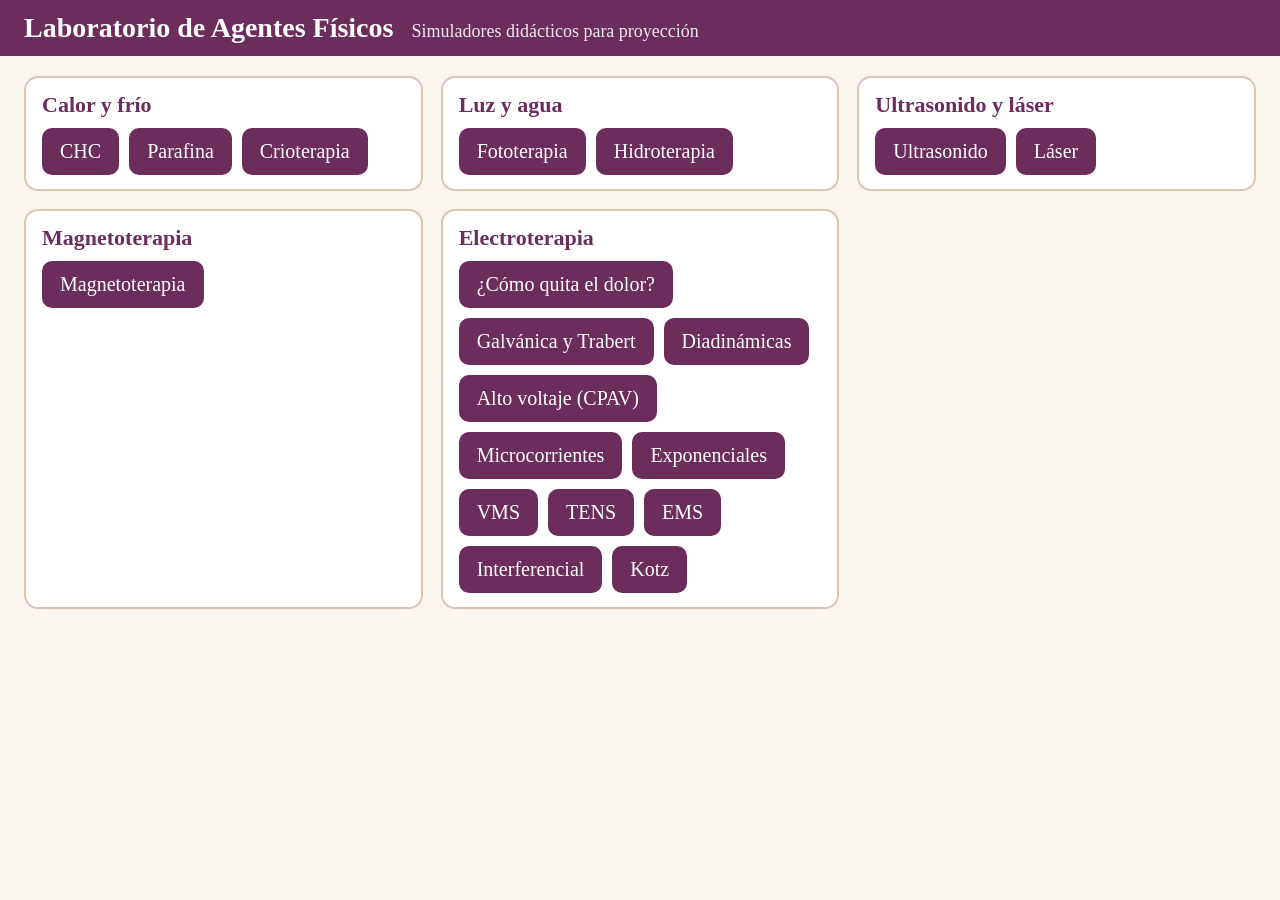
<file: laboratorio/index.html>
<!DOCTYPE html>
<html lang="es">
<head>
<meta charset="utf-8">
<meta name="viewport" content="width=device-width,initial-scale=1">
<title>Laboratorio de Agentes Físicos</title>
<link rel="stylesheet" href="css/lab.css">
</head>
<body>
<header class="top"><h1>Laboratorio de Agentes Físicos</h1><span>Simuladores didácticos para proyección</span><button id="volver" type="button" hidden>← Portada</button></header>
<main>
<section id="portada"></section>
<section id="modulo" hidden></section>
</main>
<script src="js/lab-core.js"></script>
<script src="js/lab-kit.js"></script>
<script src="js/magneto-core.js"></script>
<script src="js/lab-magneto-anim.js"></script>
<script src="js/lab-magneto.js"></script>
<script src="js/electro-core.js"></script>
<script src="js/lab-wave.js"></script>
<script src="js/laser-core.js"></script>
<script src="js/lab-laser.js"></script>
<script src="js/us-core.js"></script>
<script src="js/lab-ultrasonido.js"></script>
<script src="js/chc-core.js"></script>
<script src="js/lab-chc.js"></script>
<script src="js/parafina-core.js"></script>
<script src="js/lab-parafina.js"></script>
<script src="js/crioterapia-core.js"></script>
<script src="js/lab-crioterapia.js"></script>
<script src="js/fototerapia-core.js"></script>
<script src="js/lab-fototerapia.js"></script>
<script src="js/hidroterapia-core.js"></script>
<script src="js/lab-hidroterapia.js"></script>
<script src="js/galvanica-core.js"></script>
<script src="js/lab-galvanica.js"></script>
<script src="js/diadinamicas-core.js"></script>
<script src="js/lab-diadinamicas.js"></script>
<script src="js/alto-voltaje-core.js"></script>
<script src="js/lab-alto-voltaje.js"></script>
<script src="js/microcorrientes-core.js"></script>
<script src="js/lab-microcorrientes.js"></script>
<script src="js/exponenciales-core.js"></script>
<script src="js/lab-exponenciales.js"></script>
<script src="js/vms-core.js"></script>
<script src="js/lab-vms.js"></script>
<script src="js/tens-core.js"></script>
<script src="js/lab-tens.js"></script>
<script src="js/ems-core.js"></script>
<script src="js/lab-ems.js"></script>
<script src="js/interferencial-core.js"></script>
<script src="js/lab-interferencial.js"></script>
<script src="js/kotz-core.js"></script>
<script src="js/lab-kotz.js"></script>
<script src="js/analgesia-core.js"></script>
<script src="js/lab-analgesia.js"></script>
<script>
(function () {
  var $ = function (id) { return document.getElementById(id); };
  var portada = $('portada'), modulo = $('modulo'), volver = $('volver');

  function drawPortada() {
    portada.innerHTML = '';
    LabCore.portadaGroups(LabCore.registered()).forEach(function (g) {
      var box = document.createElement('div'); box.className = 'grupo';
      var h = document.createElement('h2'); h.textContent = g.title; box.appendChild(h);
      var row = document.createElement('div'); row.className = 'btns'; box.appendChild(row);
      g.agents.forEach(function (a) {
        var b = document.createElement('button'); b.type = 'button'; b.className = 'agente';
        b.textContent = a.title;
        if (a.ready) { b.addEventListener('click', function () { location.hash = '#' + a.id; }); }
        else { b.disabled = true; var s = document.createElement('small'); s.textContent = 'próximamente'; b.appendChild(s); }
        row.appendChild(b);
      });
      portada.appendChild(box);
    });
  }

  var controller = LabCore.createController(function (id) {
    var def = LabCore.getDef(id);
    if (!def) return null;
    var host = document.createElement('div');
    modulo.appendChild(host);
    var h = LabCore.mountInShadow(host, def);
    document.title = def.title + ' · Laboratorio de Agentes Físicos';
    return { destroy: function () { h.destroy(); if (host.parentNode) host.parentNode.removeChild(host); } };
  });

  function route() {
    var id = LabCore.parseHash(location.hash, LabCore.registered());
    var ok = id ? controller.open(id) : (controller.close(), false);
    portada.hidden = ok; modulo.hidden = !ok; volver.hidden = !ok;
    if (!ok) document.title = 'Laboratorio de Agentes Físicos';
  }
  volver.addEventListener('click', function () { location.hash = ''; });
  window.addEventListener('hashchange', route);
  drawPortada();
  route();
})();
</script>
</body>
</html>
</file>
<file: laboratorio/css/lab.css>
:root{--brown:#6B2D5C;--cream:#FBF6F0;--ink:#2B1B10;--line:#D9C7B6;--muted:#6b5848}
html,body{max-width:100%;overflow-x:hidden}
body{margin:0;background:var(--cream);color:var(--ink);font-family:Cambria,Georgia,serif;font-size:20px}
header.top{background:var(--brown);color:#fff;padding:12px 24px;display:flex;align-items:baseline;gap:18px;flex-wrap:wrap}
header.top h1{margin:0;font-size:28px}
header.top span{font-size:18px;opacity:.9}
#volver{margin-left:auto;font:inherit;font-size:18px;background:#fff;color:var(--brown);border:0;border-radius:8px;padding:6px 14px;cursor:pointer}
#volver[hidden]{display:none}
#portada{padding:20px 24px;display:grid;grid-template-columns:repeat(auto-fit,minmax(300px,1fr));gap:18px}
.grupo{background:#fff;border:2px solid var(--line);border-radius:14px;padding:14px 16px}
.grupo h2{margin:0 0 10px;font-size:22px;color:var(--brown)}
.grupo .btns{display:flex;flex-wrap:wrap;gap:10px}
.agente{font:inherit;font-size:20px;padding:10px 16px;border-radius:10px;border:2px solid var(--brown);background:var(--brown);color:#fff;cursor:pointer}
.agente:hover{filter:brightness(1.12)}
.agente[disabled]{background:#f1e8de;color:var(--muted);border-color:var(--line);cursor:default;filter:none}
.agente small{display:block;font-size:13px;font-weight:normal}
#modulo[hidden],#portada[hidden]{display:none}
@media(max-width:640px){body{font-size:18px}header.top{padding:10px 12px}#portada{padding:12px}}
</file>
